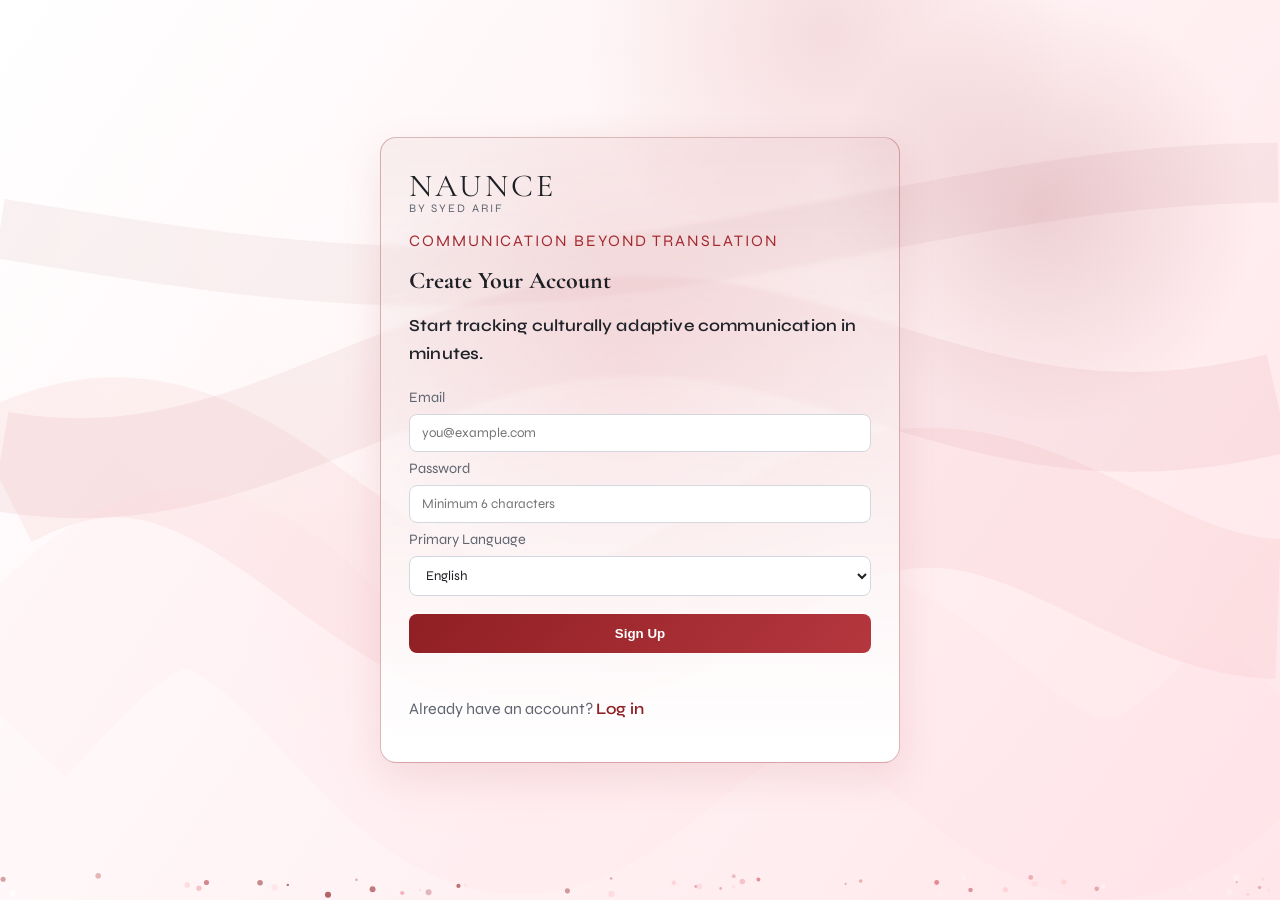
<file: frontend/signup.html>
<!DOCTYPE html>
<html lang="en">
  <head>
    <meta charset="UTF-8" />
    <meta name="viewport" content="width=device-width, initial-scale=1.0" />
    <title>NAUNCE | Sign Up</title>
    <link rel="preconnect" href="https://fonts.googleapis.com" />
    <link rel="preconnect" href="https://fonts.gstatic.com" crossorigin />
    <link
      href="https://fonts.googleapis.com/css2?family=Cormorant+Garamond:wght@500;700&family=JetBrains+Mono:wght@400;500&family=Syne:wght@400;500;700&display=swap"
      rel="stylesheet"
    />
    <link rel="stylesheet" href="./styles.css" />
  </head>
  <body class="login-page">
    <canvas id="liveBg" class="live-bg-canvas"></canvas>
    <main class="auth-wrap">
      <section class="auth-card fade-in">
        <div class="brand-lockup auth-brand">
          <div class="brand">NAUNCE</div>
          <p class="brand-byline">by SYED ARIF</p>
        </div>
        <p class="tagline">Communication Beyond Translation</p>
        <h1>Create Your Account</h1>
        <p class="hero-copy">Start tracking culturally adaptive communication in minutes.</p>

        <form id="signupForm" class="auth-form">
          <label for="signupEmail">Email</label>
          <input id="signupEmail" type="email" required placeholder="you@example.com" />

          <label for="signupPassword">Password</label>
          <input id="signupPassword" type="password" required minlength="6" placeholder="Minimum 6 characters" />

          <label for="signupLanguage">Primary Language</label>
          <select id="signupLanguage">
            <option>English</option>
            <option>Urdu</option>
            <option>Telugu</option>
          </select>

          <button class="btn-primary" type="submit">Sign Up</button>
          <p id="authMessage" class="auth-message"></p>
        </form>

        <p class="auth-switch">
          Already have an account? <a href="./index.html">Log in</a>
        </p>
      </section>
    </main>

    <script src="./auth.js"></script>
    <script>
    (function () {
      const canvas = document.getElementById('liveBg');
      const ctx = canvas.getContext('2d');
      function resize() { canvas.width = window.innerWidth; canvas.height = window.innerHeight; }
      resize();
      window.addEventListener('resize', resize);
      const PALETTE = [
        'rgba(143,31,36,', 'rgba(180,55,62,', 'rgba(220,100,108,',
        'rgba(255,200,205,', 'rgba(255,240,242,', 'rgba(255,255,255,',
      ];
      const orbs = Array.from({ length: 6 }, (_, i) => ({
        x: Math.random() * innerWidth, y: Math.random() * innerHeight,
        r: 180 + Math.random() * 220, vx: (Math.random() - 0.5) * 0.35,
        vy: (Math.random() - 0.5) * 0.35, color: PALETTE[i % PALETTE.length],
        opacity: 0.10 + Math.random() * 0.10, phase: Math.random() * Math.PI * 2,
        speed: 0.004 + Math.random() * 0.004,
      }));
      const waves = Array.from({ length: 4 }, (_, i) => ({
        amplitude: 40 + i * 18, frequency: 0.004 + i * 0.002,
        speed: 0.0006 + i * 0.0003, yBase: 0.25 + i * 0.18,
        color: PALETTE[i % PALETTE.length], opacity: 0.05 + i * 0.015,
        phase: Math.random() * Math.PI * 2, lineWidth: 60 + i * 40,
      }));
      function createParticle() {
        return { x: Math.random() * canvas.width, y: canvas.height + 10,
          vx: (Math.random() - 0.5) * 0.55, vy: -0.4 - Math.random() * 0.5,
          size: 1 + Math.random() * 2.5, color: PALETTE[Math.floor(Math.random() * PALETTE.length)],
          alpha: 0.3 + Math.random() * 0.5, life: 1, decay: 0.002 + Math.random() * 0.003 };
      }
      const particles = Array.from({ length: 55 }, createParticle);
      function animate() {
        ctx.clearRect(0, 0, canvas.width, canvas.height);
        const bg = ctx.createLinearGradient(0, 0, canvas.width, canvas.height);
        bg.addColorStop(0, '#ffffff'); bg.addColorStop(0.5, '#fff3f5'); bg.addColorStop(1, '#ffe6ea');
        ctx.fillStyle = bg; ctx.fillRect(0, 0, canvas.width, canvas.height);
        waves.forEach(w => {
          w.phase += w.speed; ctx.beginPath(); ctx.lineWidth = w.lineWidth;
          ctx.strokeStyle = w.color + w.opacity + ')';
          for (let x = 0; x <= canvas.width; x += 3) {
            const y = canvas.height * w.yBase + Math.sin(x * w.frequency + w.phase) * w.amplitude
                    + Math.sin(x * w.frequency * 0.5 + w.phase * 1.3) * (w.amplitude * 0.4);
            x === 0 ? ctx.moveTo(x, y) : ctx.lineTo(x, y);
          } ctx.stroke();
        });
        orbs.forEach(o => {
          o.phase += o.speed; o.x += o.vx; o.y += o.vy;
          if (o.x < -o.r) o.x = canvas.width + o.r; if (o.x > canvas.width + o.r) o.x = -o.r;
          if (o.y < -o.r) o.y = canvas.height + o.r; if (o.y > canvas.height + o.r) o.y = -o.r;
          const g = ctx.createRadialGradient(o.x, o.y, 0, o.x, o.y, o.r);
          g.addColorStop(0, o.color + o.opacity + ')'); g.addColorStop(1, o.color + '0)');
          ctx.fillStyle = g; ctx.beginPath(); ctx.arc(o.x, o.y, o.r, 0, Math.PI * 2); ctx.fill();
        });
        particles.forEach((p, i) => {
          p.x += p.vx; p.y += p.vy; p.life -= p.decay;
          if (p.life <= 0 || p.y < -10) { particles[i] = createParticle(); return; }
          ctx.beginPath(); ctx.arc(p.x, p.y, p.size, 0, Math.PI * 2);
          ctx.fillStyle = p.color + (p.alpha * p.life) + ')'; ctx.fill();
        });
        requestAnimationFrame(animate);
      }
      animate();
    })();
    </script>
  </body>
</html>
</file>
<file: frontend/styles.css>
:root {
  --ink: #f7f7f8;
  --ink-soft: #ffffff;
  --cream: #1d1f24;
  --terracotta: #8f1f24;
  --gold: #a42a30;
  --muted: #5f656f;
  --chrome: #ffffff;
  --ring-size: 452;
}

* {
  box-sizing: border-box;
}

html,
body {
  margin: 0;
  padding: 0;
  background: transparent;
  color: var(--cream);
  font-family: "Syne", system-ui, sans-serif;
}

body {
  min-height: 100vh;
  padding: 24px clamp(16px, 4vw, 56px) 80px;
}

/* ── Live canvas background ── */
.live-bg-canvas {
  position: fixed;
  inset: 0;
  width: 100vw;
  height: 100vh;
  pointer-events: none;
  z-index: -1;
  display: block;
}

.login-page {
  overflow: hidden;
  min-height: 100vh;
  background: linear-gradient(145deg, #ffffff 0%, #fff4f5 40%, #ffe9ec 100%);
  background-attachment: fixed;
}

html:has(.login-page),
body.login-page {
  height: 100%;
  min-height: 100vh;
}

.login-bg-canvas {
  width: 100%;
  height: 100%;
  display: block;
}


.nav {
  display: flex;
  justify-content: space-between;
  align-items: center;
  margin-bottom: 40px;
}

.brand {
  font-family: "Cormorant Garamond", serif;
  font-size: 2rem;
  letter-spacing: 0.1em;
}

.brand-lockup {
  display: flex;
  flex-direction: column;
  gap: 0;
}

.brand-byline {
  margin: -4px 0 0;
  font-size: 0.72rem;
  letter-spacing: 0.18em;
  text-transform: uppercase;
  color: var(--muted);
}

.auth-brand {
  margin-bottom: 8px;
}

.auth-card .hero-copy {
  color: #1f2329;
  font-weight: 600;
  font-size: 1.05rem;
  line-height: 1.7;
  letter-spacing: 0.01em;
  padding-bottom: 6px;
  margin-bottom: 12px;
  overflow: visible;
}

.auth-subcopy {
  margin-top: 6px;
}

.auth-title {
  text-align: center;
}

.nav a {
  color: var(--muted);
  text-decoration: none;
  margin-left: 18px;
}

.nav a:hover {
  color: var(--gold);
}

h1,
h2,
h3 {
  font-family: "Cormorant Garamond", serif;
  margin: 0 0 14px;
}

.hero {
  max-width: 900px;
  margin-bottom: 36px;
}

.tagline {
  text-transform: uppercase;
  letter-spacing: 0.12em;
  color: var(--gold);
}

.hero h1 {
  font-size: clamp(2rem, 5vw, 3.8rem);
  line-height: 1.1;
}

.hero-copy {
  color: var(--muted);
  max-width: 760px;
}

.btn-primary {
  background: linear-gradient(130deg, #8f1f24, #b5373e);
  color: #ffffff;
  border: none;
  padding: 12px 20px;
  font-weight: 700;
  cursor: pointer;
  border-radius: 8px;
  margin-top: 10px;
}

.panel {
  background: linear-gradient(180deg, rgba(143, 31, 36, 0.04), rgba(255, 255, 255, 0.9));
  border: 1px solid rgba(143, 31, 36, 0.28);
  border-radius: 14px;
  padding: 20px;
  margin-bottom: 24px;
}

.section-head {
  display: flex;
  align-items: center;
  justify-content: space-between;
}

.processing-dot {
  font-size: 0.85rem;
  color: var(--muted);
}

.processing-dot.active {
  color: var(--gold);
  animation: pulse-glow 1.2s infinite;
}

textarea {
  width: 100%;
  margin-top: 8px;
  background: var(--ink-soft);
  color: var(--cream);
  border: 1px solid #c6c9cf;
  border-radius: 8px;
  padding: 12px;
  resize: none;
  font-family: "JetBrains Mono", monospace;
  font-size: 1.05rem;
  line-height: 1.6;
}

.voice-textarea-row {
  display: grid;
  grid-template-columns: 1fr auto;
  gap: 10px;
  align-items: start;
}

.voice-btn {
  margin-top: 8px;
  border: 1px solid rgba(143, 31, 36, 0.35);
  background: #fff;
  color: var(--terracotta);
  border-radius: 8px;
  padding: 10px 12px;
  font-weight: 700;
  cursor: pointer;
}

.voice-btn:hover {
  background: rgba(143, 31, 36, 0.08);
}

.voice-controls {
  display: flex;
  flex-direction: column;
  gap: 6px;
  margin-top: 8px;
}

.input-controls {
  align-self: start;
}

.compact-select {
  padding: 6px 8px;
  font-size: 0.85rem;
  border: 1px solid #d3d7de;
  border-radius: 6px;
  background: #fff;
  color: var(--muted);
  font-family: inherit;
  cursor: pointer;
}

.compact-select:hover {
  border-color: var(--terracotta);
}

.voice-btn.stop-btn {
  background: var(--terracotta);
  color: white;
  border-color: var(--terracotta);
}

.voice-btn.stop-btn:hover {
  background: var(--gold);
}

.drop-zone {
  border: 1px dashed #8f1f24;
  margin-top: 14px;
  padding: 20px;
  border-radius: 10px;
  text-align: center;
  position: relative;
}

.drop-zone.dragging {
  background: rgba(143, 31, 36, 0.2);
}

.drop-zone input {
  position: absolute;
  inset: 0;
  opacity: 0;
  cursor: pointer;
}

.action-row {
  margin-top: 14px;
}

.translate-row {
  margin-top: 14px;
  display: grid;
  grid-template-columns: repeat(3, 1fr) auto;
  gap: 15px;
  align-items: end;
}

.select-group {
  display: flex;
  flex-direction: column;
  gap: 6px;
}

.translate-row label {
  color: var(--muted);
  font-size: 0.9rem;
}

.translate-row select,
.translate-row input {
  border: 1px solid #d3d7de;
  border-radius: 8px;
  padding: 10px;
  background: #fff;
  color: var(--cream);
  font-family: "Syne", system-ui, sans-serif;
}

.translation-output {
  margin-top: 14px;
  background: rgba(255, 255, 255, 0.75);
  border: 1px solid rgba(143, 31, 36, 0.2);
  border-radius: 12px;
  padding: 12px;
}

.translation-output h3 {
  margin-bottom: 8px;
}

.translation-head {
  display: flex;
  align-items: center;
  justify-content: space-between;
  gap: 8px;
}

.voice-source-badge {
  font-family: "JetBrains Mono", monospace;
  font-size: 0.72rem;
  padding: 4px 8px;
  border-radius: 999px;
  border: 1px solid transparent;
  white-space: nowrap;
}

.voice-source-badge.online {
  color: #1e7a45;
  background: rgba(49, 160, 92, 0.12);
  border-color: rgba(49, 160, 92, 0.35);
}

.voice-source-badge.offline {
  color: #8f1f24;
  background: rgba(143, 31, 36, 0.12);
  border-color: rgba(143, 31, 36, 0.35);
}

.translate-status {
  margin: 0 0 8px;
  color: var(--muted);
  font-size: 0.9rem;
}

.stat-bars {
  display: grid;
  gap: 10px;
}

.stat-row {
  display: grid;
  grid-template-columns: 72px 1fr 44px;
  align-items: center;
  gap: 8px;
  font-size: 0.9rem;
}

.stat-track {
  height: 10px;
  background: rgba(0, 0, 0, 0.08);
  border-radius: 999px;
  overflow: hidden;
}

.stat-fill {
  height: 100%;
  width: 0;
  transition: width 0.5s ease;
}

.stat-fill.safe {
  background: linear-gradient(90deg, #2f8f4e, #56b86a);
}

.stat-fill.caution {
  background: linear-gradient(90deg, #dca33a, #f2c15c);
}

.stat-fill.risk {
  background: linear-gradient(90deg, #8f1f24, #cb3941);
}

.fingerprint-grid {
  display: grid;
  grid-template-columns: repeat(2, minmax(0, 1fr));
  gap: 10px;
}

.fp-item {
  border: 1px solid rgba(143, 31, 36, 0.2);
  border-radius: 10px;
  padding: 10px;
  background: rgba(255, 255, 255, 0.65);
}

.fp-item span {
  display: block;
  color: var(--muted);
  font-size: 0.82rem;
}

.fp-item strong {
  font-size: 1.05rem;
}

.cards,
.dashboard-grid,
.columns {
  display: grid;
  gap: 14px;
}

.cards {
  grid-template-columns: repeat(auto-fit, minmax(230px, 1fr));
  margin-top: 18px;
}

.dashboard-grid {
  grid-template-columns: repeat(auto-fit, minmax(280px, 1fr));
}

.columns {
  grid-template-columns: repeat(auto-fit, minmax(280px, 1fr));
}

.card {
  background: rgba(255, 255, 255, 0.8);
  border: 1px solid rgba(143, 31, 36, 0.2);
  border-radius: 12px;
  padding: 14px;
}

.float-card {
  animation: float-card 4.2s ease-in-out infinite;
}

.float-card:nth-child(2) {
  animation-delay: 0.45s;
}

.float-card:nth-child(3) {
  animation-delay: 0.9s;
}

.emotion-wheel {
  display: grid;
  grid-template-columns: repeat(3, 1fr);
  gap: 8px;
}

.emotion-pill {
  text-align: center;
  padding: 6px;
  border-radius: 999px;
  background: rgba(143, 31, 36, 0.2);
  border: 1px solid rgba(143, 31, 36, 0.35);
  font-size: 0.8rem;
}

.score-ring {
  display: block;
  margin-inline: auto;
}

.ring-bg,
.ring-progress {
  fill: none;
  stroke-width: 12;
  transform: rotate(-90deg);
  transform-origin: 90px 90px;
}

.ring-bg {
  stroke: rgba(143, 31, 36, 0.15);
}

.ring-progress {
  stroke: var(--terracotta);
  stroke-linecap: round;
  stroke-dasharray: var(--ring-size);
  stroke-dashoffset: var(--ring-size);
  transition: stroke-dashoffset 0.9s ease;
}

#scoreText {
  font-family: "JetBrains Mono", monospace;
  fill: var(--cream);
  font-size: 1.45rem;
}

.trend-chart {
  width: 100%;
  height: 180px;
}

#trendPath {
  fill: none;
  stroke: #bb2d34;
  stroke-width: 3;
  stroke-dasharray: 600;
  stroke-dashoffset: 600;
  transition: stroke-dashoffset 1s ease;
}



.fade-in {
  animation: fade-up 0.8s ease both;
}

.auth-wrap {
  min-height: calc(100vh - 48px);
  display: grid;
  place-items: center;
}

.auth-card {
  width: min(520px, 92vw);
  background: linear-gradient(180deg, rgba(143, 31, 36, 0.05), #ffffff);
  border: 1px solid rgba(143, 31, 36, 0.32);
  border-radius: 16px;
  padding: 28px;
  box-shadow: 0 14px 40px rgba(143, 31, 36, 0.1);
  position: relative;
  z-index: 2;
  backdrop-filter: blur(2px);
}

.auth-form {
  margin-top: 14px;
  display: grid;
  gap: 8px;
}

.auth-form label {
  font-size: 0.9rem;
  color: var(--muted);
}

.auth-form input,
.auth-form select {
  width: 100%;
  border: 1px solid #d3d7de;
  border-radius: 8px;
  padding: 10px 12px;
  font-family: "Syne", system-ui, sans-serif;
  background: #ffffff;
  color: var(--cream);
}

.auth-message {
  min-height: 20px;
  margin: 8px 0 0;
  font-size: 0.9rem;
}

.auth-message.error {
  color: #a92d34;
}

.auth-message.success {
  color: #2f7d44;
}

.auth-switch {
  margin-top: 10px;
  color: var(--muted);
}

.auth-switch a {
  color: var(--terracotta);
  font-weight: 600;
  text-decoration: none;
}


@keyframes pulse-glow {
  0%,
  100% {
    text-shadow: 0 0 0 transparent;
  }
  50% {
    text-shadow: 0 0 12px var(--chrome);
  }
}

@keyframes fade-up {
  from {
    opacity: 0;
    transform: translateY(10px);
  }
  to {
    opacity: 1;
    transform: translateY(0);
  }
}

@keyframes float-card {
  0%,
  100% {
    transform: translateY(0);
  }
  50% {
    transform: translateY(-7px);
  }
}


@media (max-width: 840px) {
  .voice-textarea-row {
    grid-template-columns: 1fr;
  }

  .translate-row {
    grid-template-columns: 1fr;
  }

  .bot-sidebar {
    position: static;
    width: 100%;
    margin-top: 16px;
  }
}
</file>
